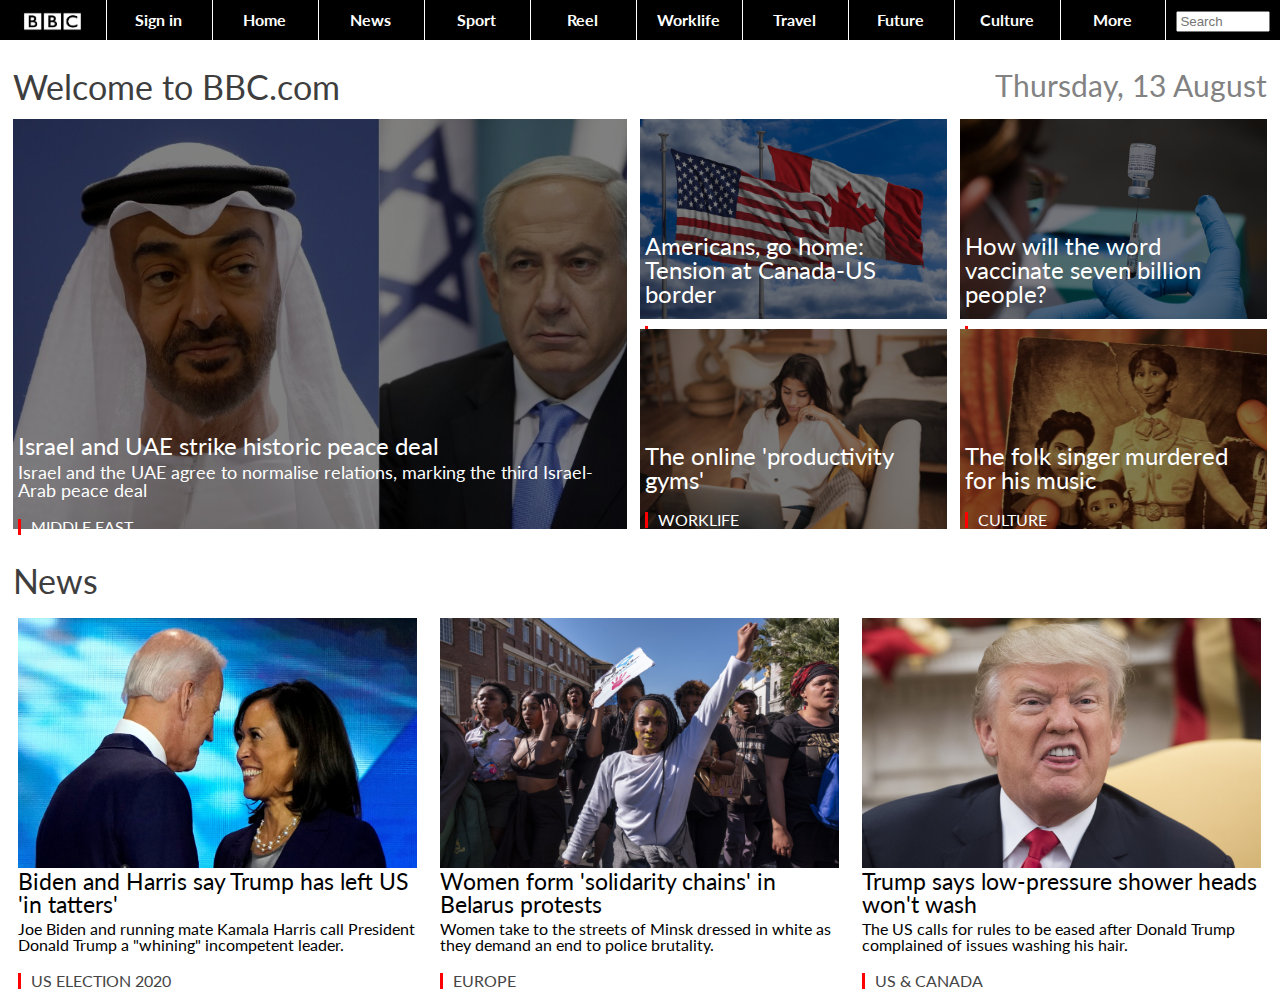
<file: BBC/bbc.html>
<!DOCTYPE html>
<html lang="en">
<head>
    <meta charset="UTF-8">
    <meta http-equiv="X-UA-Compatible" content="IE=edge">
    <meta name="viewport" content="width=device-width, initial-scale=1.0">
    <title>BBC</title>
    <link rel="preconnect" href="https://fonts.googleapis.com">
    <link rel="preconnect" href="https://fonts.gstatic.com" crossorigin>
    <link href="https://fonts.googleapis.com/css2?family=Lato:wght@100;300;400;700&display=swap" rel="stylesheet">
    <link rel="stylesheet" href="bbc.css">
</head>
<body>
    <header>
        <nav>
            <ul class="group">
                <li class="end left"><a href="#"> <img src="./assets/logo.png" alt="BBC logo" class="logo"> </a></li>
                <li><a href="#">Sign in</a></li>
                <li><a href="#">Home</a></li>
                <li><a href="#">News</a></li>
                <li><a href="#">Sport</a></li>
                <li><a href="#">Reel</a></li>
                <li><a href="#">Worklife</a></li>
                <li><a href="#">Travel</a></li>
                <li><a href="#">Future</a></li>
                <li><a href="#">Culture</a></li>
                <li><a href="#">More</a></li>
                <li class="end right"><form><input type="text" placeholder="Search"> </form></li>
            </ul>
        </nav>
    </header>

    <section class="intro group">
        <h2>Welcome to BBC.com</h2>
        <span>Thursday, 13 August</span>
    </section>


    <section class="group primary">
        <section class="main article" id="one">
            <h1>Israel and UAE strike historic peace deal</h1>
            <p>Israel and the UAE agree to normalise relations, marking the third Israel-Arab peace deal</p>
            <span class="tag">Middle East</span>
        </section>

        <section class="secondary article" id="two">
            <h1>Americans, go home: Tension at Canada-US border</h1>
            <span class="tag">Canada</span>
        </section>

        <section class="secondary article" id="three">
            <h1>How will the word vaccinate seven billion people?</h1>
            <span class="tag">Health</span>
        </section>

        <section class="secondary article" id="four">
            <h1>The online 'productivity gyms'</h1>
            <span class="tag">Worklife</span>
        </section>

        <section class="secondary article" id="five">
            <h1>The folk singer murdered for his music</h1>
            <span class="tag">Culture</span>
        </section>
    </section>


    <section class="intro group">
        <h2 class="news">News</h2>
    </section>


    <section class="group secondary">
        <section class="article">
            <img src="./assets/bidkam.png">
            <h3>Biden and Harris say Trump has left US 'in tatters'</h3>
            <p>Joe Biden and running mate Kamala Harris call President Donald Trump a "whining" incompetent leader.</p>
            <span class="tag">US Election 2020</span>
        </section>

        <section class="article">
            <img src="./assets/wp.png">
            <h3>Women form 'solidarity chains' in Belarus protests</h3>
            <p>Women take to the streets of Minsk dressed in white as they demand an end to police brutality.</p>
            <span class="tag">Europe</span>
        </section>

        <section class="article">
            <img src="./assets/trump.png">
            <h3>Trump says low-pressure shower heads won't wash</h3>
            <p>The US calls for rules to be eased after Donald Trump complained of issues washing his hair.</p>
            <span class="tag">US & Canada</span>
        </section>
    </section>
</body>
</html>
</file>
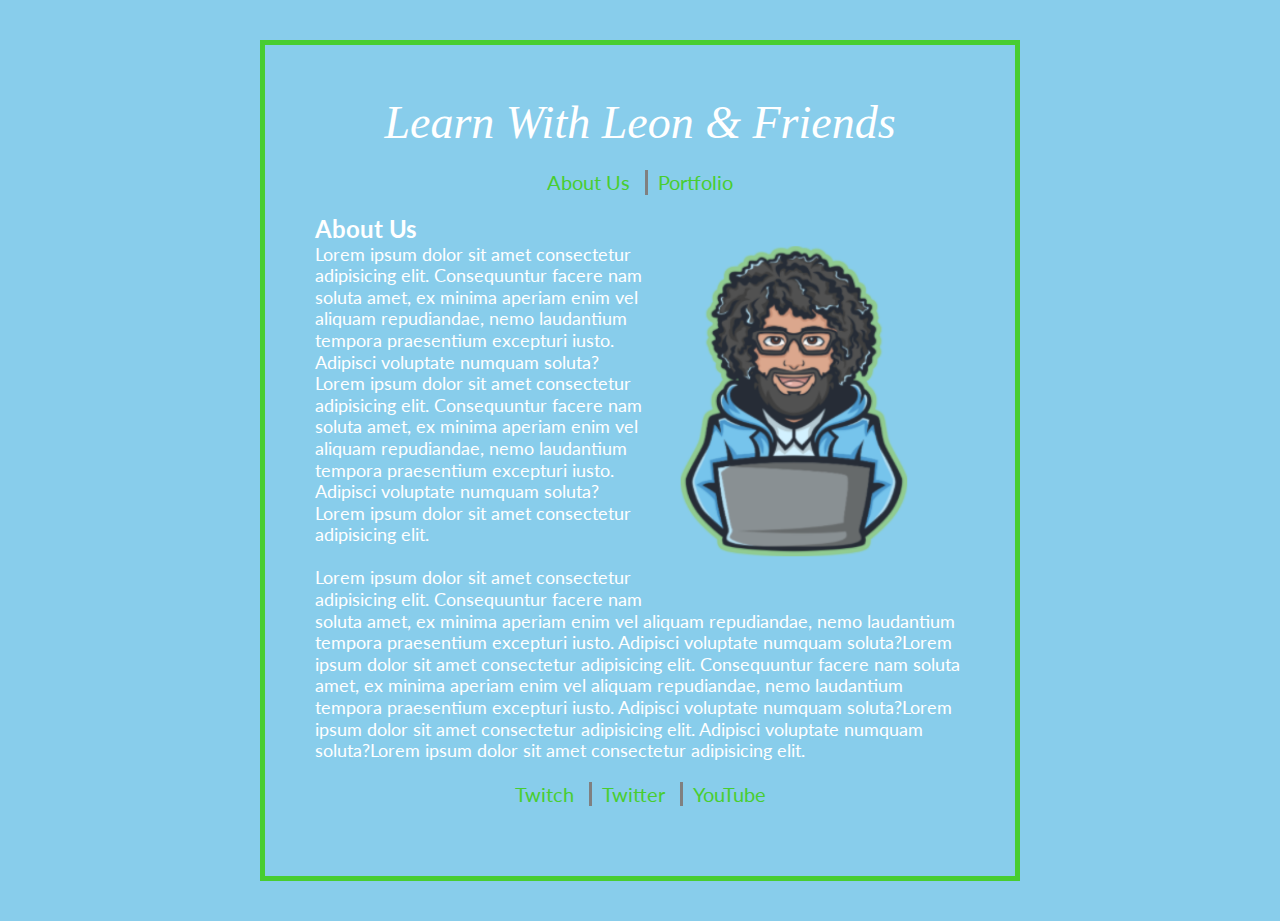
<file: Simple Site Lab/simpleSiteLab.html>
<!DOCTYPE html>
<html lang="en">
<head>
    <meta charset="UTF-8">
    <meta http-equiv="X-UA-Compatible" content="IE=edge">
    <meta name="viewport" content="width=device-width, initial-scale=1.0">
    <title>Simple Site Lab</title>
    <link rel="preconnect" href="https://fonts.googleapis.com">
    <link rel="preconnect" href="https://fonts.gstatic.com" crossorigin>
    <link href="https://fonts.googleapis.com/css2?family=Lato:wght@100;300;400;700&display=swap" rel="stylesheet">
    <link rel="stylesheet" href="simpleSiteLab.css">
</head>
<body>
    <section>

        <h1>Learn With Leon & Friends</h1>

        <nav>
            <ul>
                <li><a href="#">About Us</a></li>
                <li><a href="#">Portfolio</a></li>
            </ul>
        </nav>

        <img src="leon.png" alt="pic of leon">

        <h2>About Us</h2>

        <p>Lorem ipsum dolor sit amet consectetur adipisicing elit. Consequuntur facere nam soluta amet, ex minima aperiam enim vel aliquam repudiandae, nemo laudantium tempora praesentium excepturi iusto. Adipisci voluptate numquam soluta?Lorem ipsum dolor sit amet consectetur adipisicing elit. Consequuntur facere nam soluta amet, ex minima aperiam enim vel aliquam repudiandae, nemo laudantium tempora praesentium excepturi iusto. Adipisci voluptate numquam soluta?Lorem ipsum dolor sit amet consectetur adipisicing elit.</p>
        <br>
        <p>Lorem ipsum dolor sit amet consectetur adipisicing elit. Consequuntur facere nam soluta amet, ex minima aperiam enim vel aliquam repudiandae, nemo laudantium tempora praesentium excepturi iusto. Adipisci voluptate numquam soluta?Lorem ipsum dolor sit amet consectetur adipisicing elit. Consequuntur facere nam soluta amet, ex minima aperiam enim vel aliquam repudiandae, nemo laudantium tempora praesentium excepturi iusto. Adipisci voluptate numquam soluta?Lorem ipsum dolor sit amet consectetur adipisicing elit. Adipisci voluptate numquam soluta?Lorem ipsum dolor sit amet consectetur adipisicing elit. </p>

        <nav>
            <ul>
                <li><a href="#">Twitch</a></li>
                <li><a href="#">Twitter</a></li>
                <li><a href="#">YouTube</a></li>
            </ul>
        </nav>
    </section>
</body>
</html>
</file>
<file: BBC/bbc.css>
/* http://meyerweb.com/eric/tools/css/reset/ 
   v2.0 | 20110126
   License: none (public domain)
*/

html, body, div, span, applet, object, iframe,
h1, h2, h3, h4, h5, h6, p, blockquote, pre,
a, abbr, acronym, address, big, cite, code,
del, dfn, em, img, ins, kbd, q, s, samp,
small, strike, strong, sub, sup, tt, var,
b, u, i, center,
dl, dt, dd, ol, ul, li,
fieldset, form, label, legend,
table, caption, tbody, tfoot, thead, tr, th, td,
article, aside, canvas, details, embed, 
figure, figcaption, footer, header, hgroup, 
menu, nav, output, ruby, section, summary,
time, mark, audio, video {
	margin: 0;
	padding: 0;
	border: 0;
	font-size: 100%;
	font: inherit;
	vertical-align: baseline;
}
/* HTML5 display-role reset for older browsers */
article, aside, details, figcaption, figure, 
footer, header, hgroup, menu, nav, section {
	display: block;
}
body {
	line-height: 1;
}
ol, ul {
	list-style: none;
}
blockquote, q {
	quotes: none;
}
blockquote:before, blockquote:after,
q:before, q:after {
	content: '';
	content: none;
}
table {
	border-collapse: collapse;
	border-spacing: 0;
}

*,
*:before,
*:after {
  -webkit-box-sizing: border-box;
     -moz-box-sizing: border-box;
          box-sizing: border-box;
}

body {
    font-family: 'Lato', sans-serif;
}

.group:before,
.group:after {
  content: "";
  display: table;
}
.group:after {
  clear: both;
}
.group {
  clear: both;
  *zoom: 1;
}

/* -------------
header
------------- */
ul {
    background-color: black;
}

li {
    float: left;
    width: 8.2%;
    line-height: 2.5;
    margin: 0 0.5px;
    text-align: center;
    font-weight: 700;
    border-left: 0.5px solid white;
}

li.end.left{
    border-left: 0px;
}

li.end.right{
    text-align: right;
}

li.end.left,
li.end.right {
    margin-left: 0;
}

a {
    text-decoration: none;
    color: rgb(255, 255, 255);
}


input {
    width: 90%;
    height: 90%;
}

.logo {
    vertical-align: middle ;
    width: 60%;
    height: auto;
}


/* -------------
Intro
------------- */


.intro h2 {
    float: left;
    color:rgb(62, 62, 62);
    font-weight: 400;
    font-size: 34px;
    margin: 0 0.5%;
}

.intro span {
    float: right;
    color:rgb(130, 130, 130);
    font-weight: 400;
    font-size: 30px;
    margin: 0 0.5%;
}

.intro {
    margin: 30px 0.5% 10px 0.5%;
}


/* -------------
articles
------------- */

.article {
    margin: 5px 0.5%;
    float: left;
    padding: 5px;
}

.primary .main {
    width: 48.5%;
    height: 410px;
    background-color: aliceblue;
}

.primary .secondary {
    width: 24.25%;
    height: 200px;
    vertical-align: bottom;
    background-color: aliceblue;
}

.primary section h1 {
    vertical-align: bottom;
}

section.group.primary,
section.group.secondary {
    margin: 0 0.5%;
}

.secondary .article {
    width: 32.3%;
}

.tag {
    display: block;
    border-left: red solid 3px;
    padding-left: 10px;
    margin-top: 20px;
    text-transform: uppercase;
    color: white;
}

#one {
    background-image: linear-gradient(rgba(0, 0, 0, 0.5), rgba(0, 0, 0, 0.5)), url(./assets/us.png);
    background-size: cover;
}

#two {
    background-image: linear-gradient(rgba(0, 0, 0, 0.5), rgba(0, 0, 0, 0.5)), url(./assets/uscan.png);
    background-size: cover;
}

#three {
    background-image: linear-gradient(rgba(0, 0, 0, 0.5), rgba(0, 0, 0, 0.5)), url(./assets/vacc.png);
    background-size: cover;
}

#four {
    background-image: linear-gradient(rgba(0, 0, 0, 0.5), rgba(0, 0, 0, 0.5)), url(./assets/wfh.png);
    background-size: cover;
}

#five {
    background-image: linear-gradient(rgba(0, 0, 0, 0.5), rgba(0, 0, 0, 0.5)), url(./assets/coco.png);
    background-size: cover;
}

h1 {
    color: white;
    font-weight: 400;
    font-size: 24px;
}

h3 {
    color: rgb(0, 0, 0);
    font-weight: 400;
    font-size: 23px;
}

.primary p {
    color: white;
    font-size: 18px;
}

.secondary.article {
    padding-top: 115px;
}

.main.article {
    padding-top: 315px;
}

.article img {
    width: 100%;
    height: 250px;
}

p {
    padding-top: 5px;
}

.secondary .article span {
    color: rgb(69, 69, 69);
}
</file>
<file: Simple Site Lab/simpleSiteLab.css>
/* http://meyerweb.com/eric/tools/css/reset/ 
   v2.0 | 20110126
   License: none (public domain)
*/

html, body, div, span, applet, object, iframe,
h1, h2, h3, h4, h5, h6, p, blockquote, pre,
a, abbr, acronym, address, big, cite, code,
del, dfn, em, img, ins, kbd, q, s, samp,
small, strike, strong, sub, sup, tt, var,
b, u, i, center,
dl, dt, dd, ol, ul, li,
fieldset, form, label, legend,
table, caption, tbody, tfoot, thead, tr, th, td,
article, aside, canvas, details, embed, 
figure, figcaption, footer, header, hgroup, 
menu, nav, output, ruby, section, summary,
time, mark, audio, video {
	margin: 0;
	padding: 0;
	border: 0;
	font-size: 100%;
	font: inherit;
	vertical-align: baseline;
}
/* HTML5 display-role reset for older browsers */
article, aside, details, figcaption, figure, 
footer, header, hgroup, menu, nav, section {
	display: block;
}
body {
	line-height: 1;
}
ol, ul {
	list-style: none;
}
blockquote, q {
	quotes: none;
}
blockquote:before, blockquote:after,
q:before, q:after {
	content: '';
	content: none;
}
table {
	border-collapse: collapse;
	border-spacing: 0;
}

*,
*:before,
*:after {
  -webkit-box-sizing: border-box;
     -moz-box-sizing: border-box;
          box-sizing: border-box;
}

body {
    background-color: #88cdeb;
    /* font: 16px/1.5 'helvetica nue', sans-serif; */
    font: 18px/1.2 'Lato', sans-serif;
    color: white;

}

img {
    width: 300px;
    height: auto;
    margin: 10px;
}


section {
    width: 760px;
    /* border: 5px solid lightgreen; */
    border: 5px solid #48cd31;
    padding: 50px;
    margin: 40px auto;
}

nav {
    text-align: center;
    margin: 20px auto;
}

li {
    display: inline-block;
    padding: 0 10px;
}

img {
    float: right;
}

h2 {
    font-size: 24px;
    font-weight: 700;
}

h1 {
    font-size: 46px;
    font-style: italic;
    font-family: 'Times New Roman', Times, serif;
    text-align: center;
}

a {
    text-decoration: none;
    font-size: 20px;
    color: #48cd31;
}

li + li {
    border-left: 3px solid gray;
}
</file>
